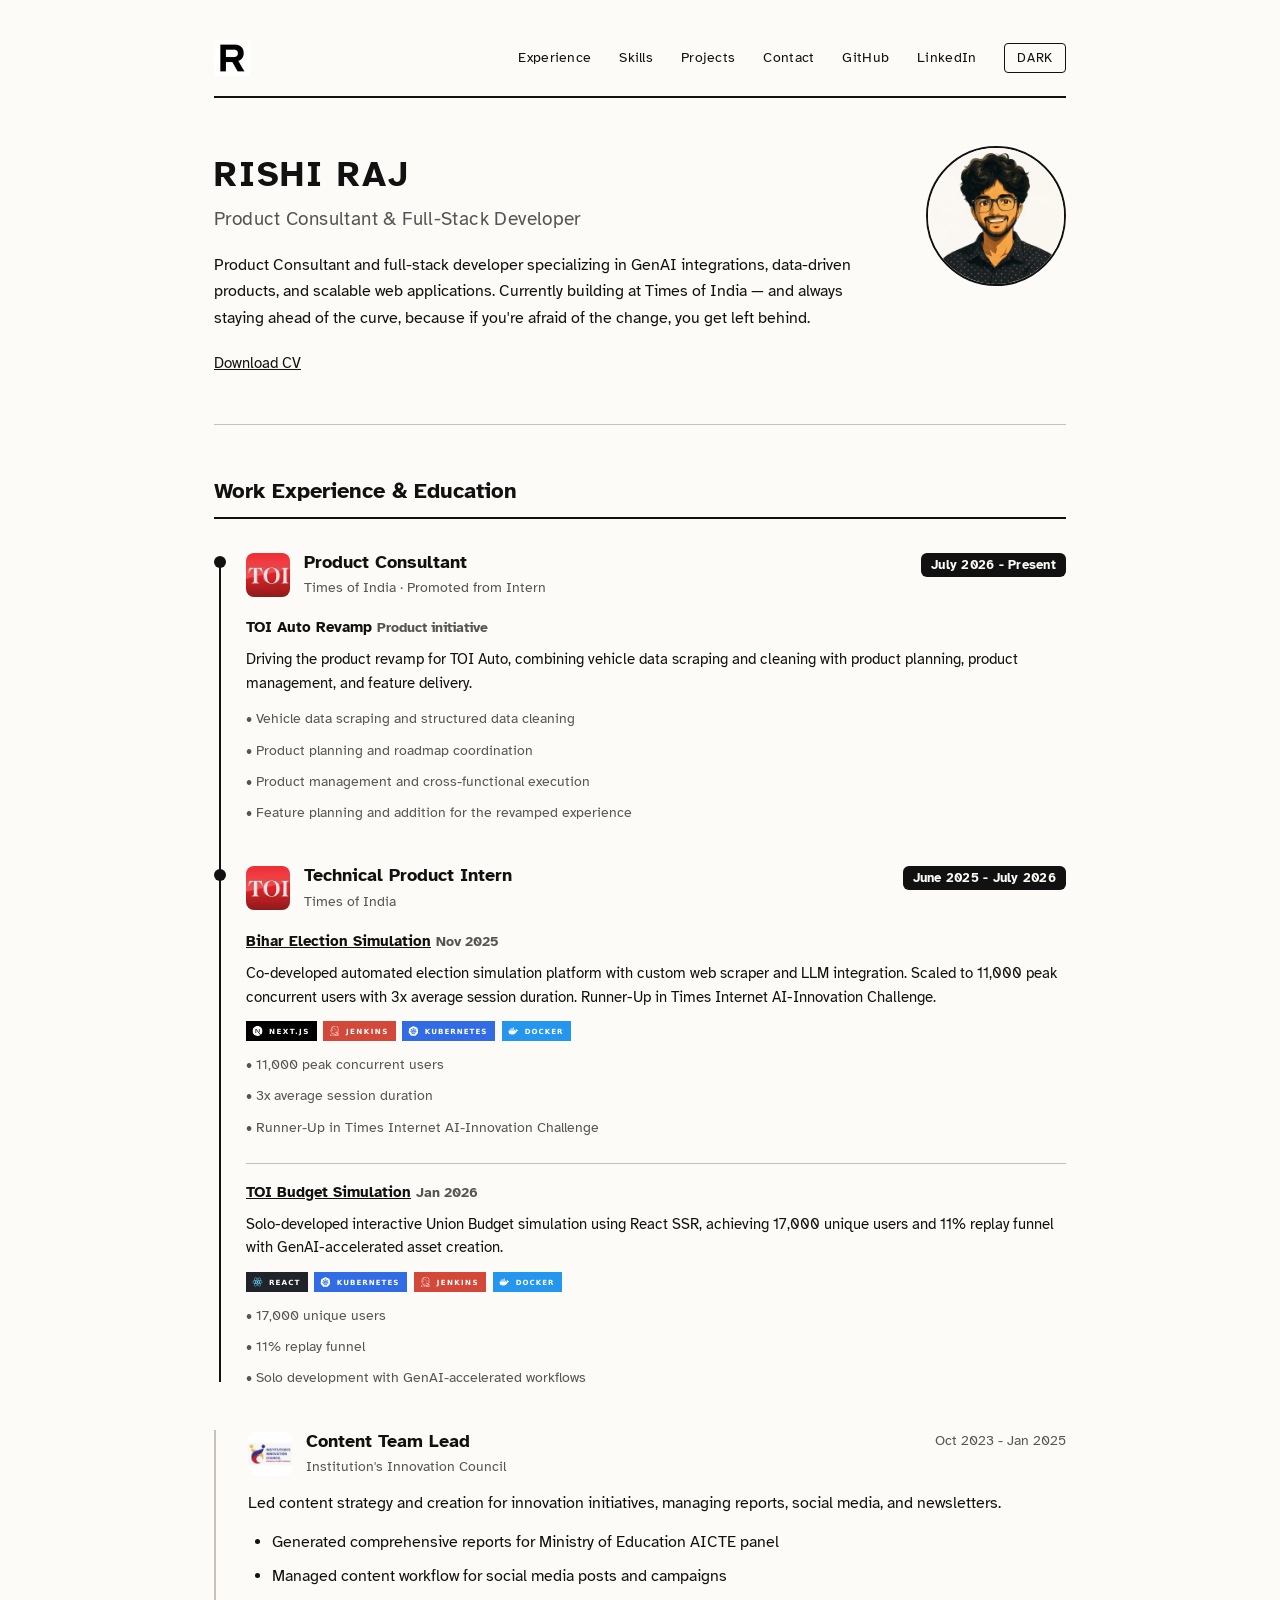
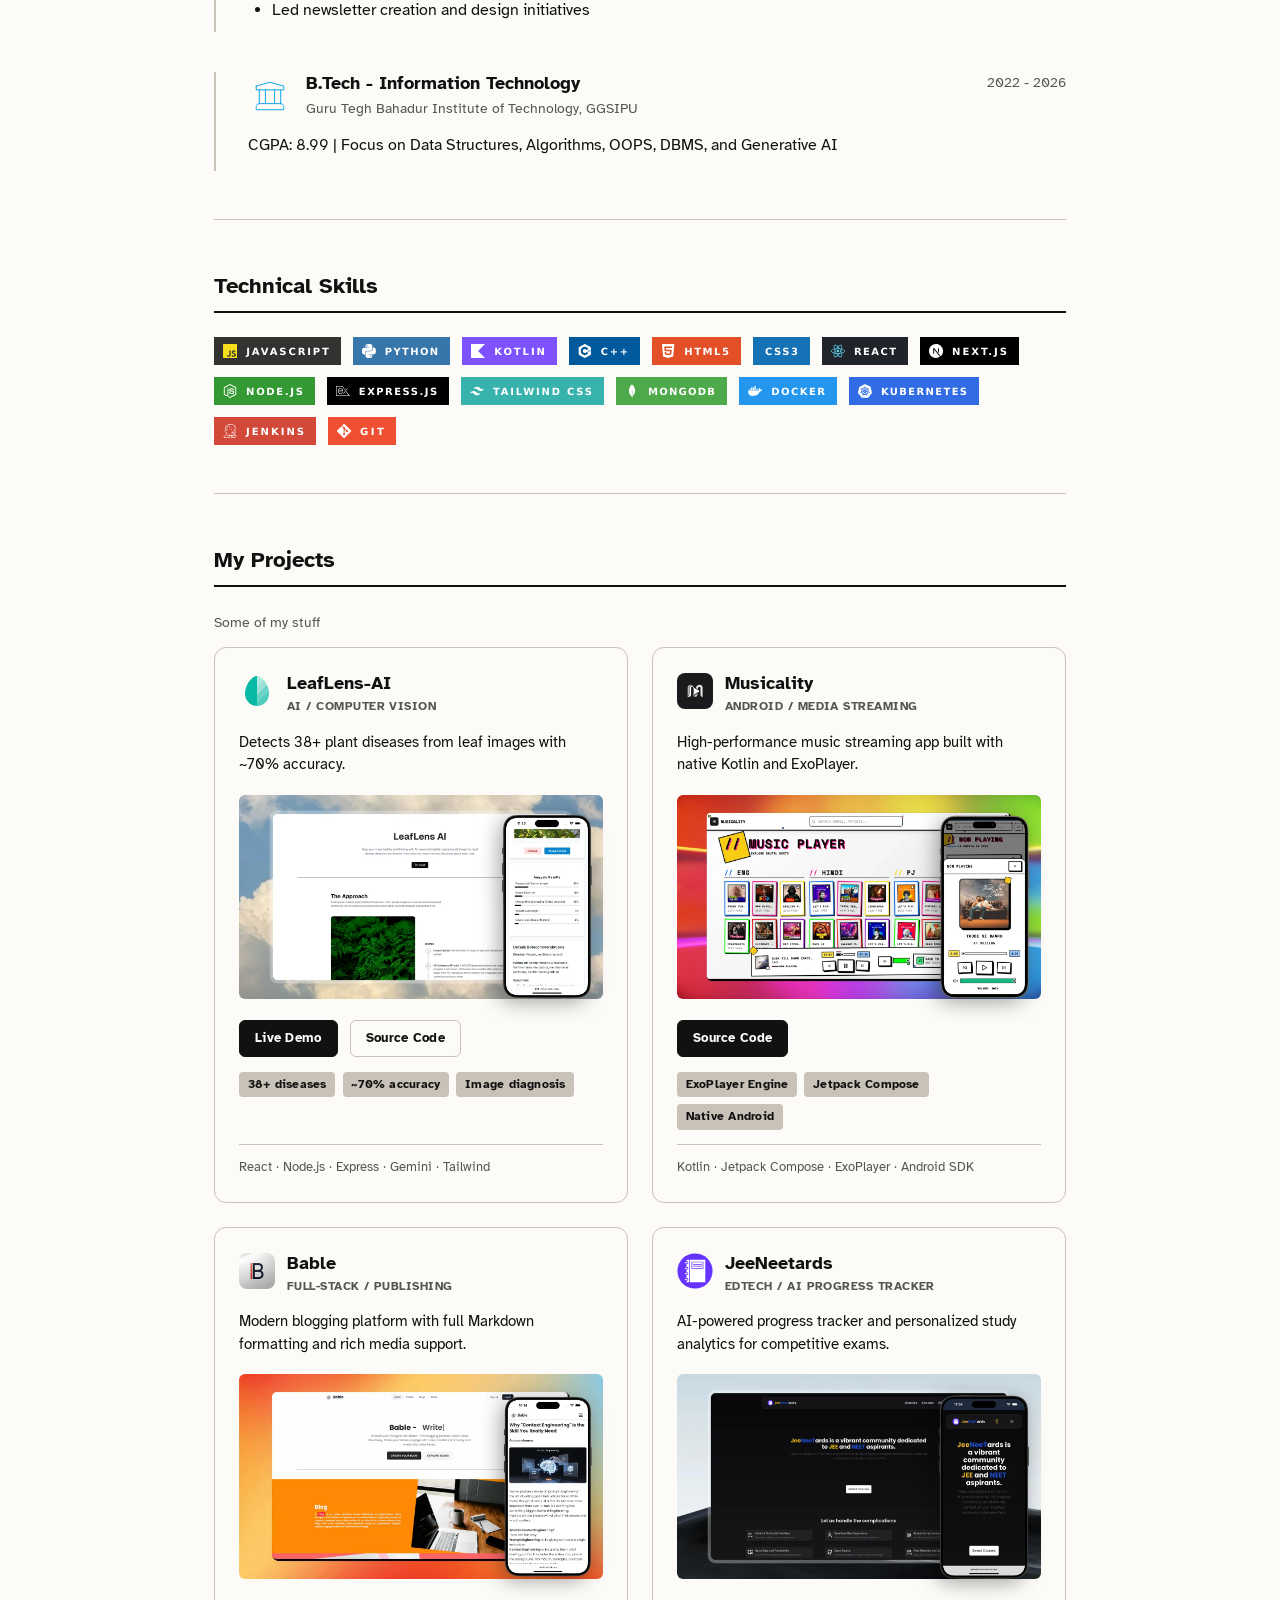
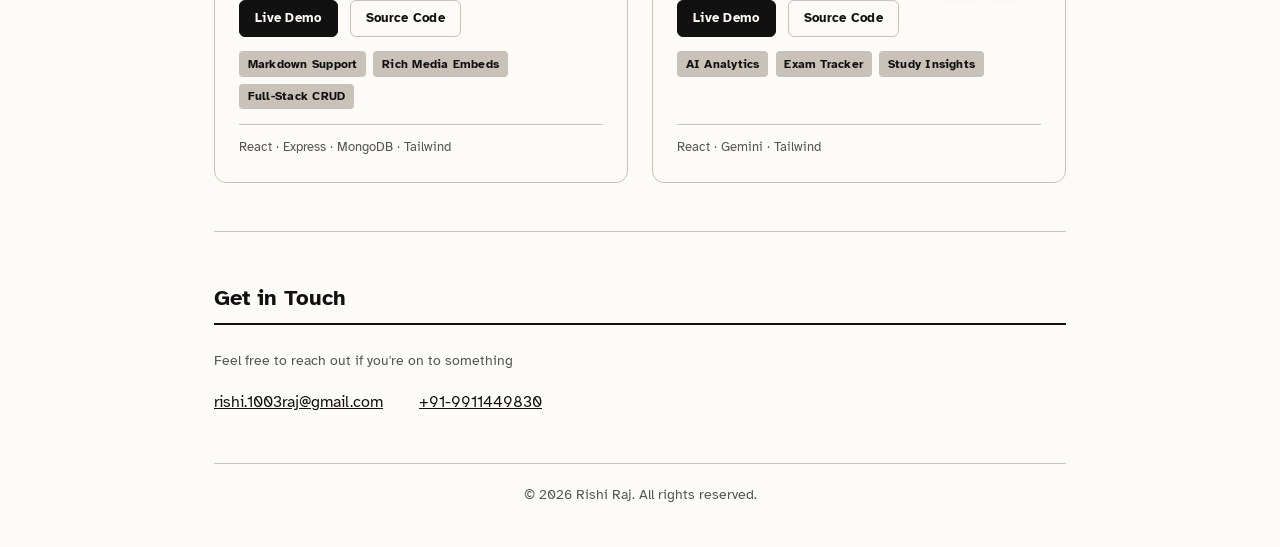
<file: index.html>
<!doctype html>
<html lang="en">
  <head>
    <meta charset="UTF-8" />

    <!-- Google Tag Manager -->
    <script>
      window.dataLayer = window.dataLayer || [];
      window.dataLayer.push({ 'gtm.start': new Date().getTime(), event: 'gtm.js' });
      function gtag(){dataLayer.push(arguments);}
      gtag('js', new Date());
    </script>
    <script async src="https://www.googletagmanager.com/gtm.js?id=GTM-W84THX5M"></script>
    <!-- End Google Tag Manager -->
    <meta name="viewport" content="width=device-width, initial-scale=1.0" />
    <title>Rishi Raj | Product Consultant & Full-Stack Developer</title>
    <meta
      name="description"
      content="Rishi Raj is a Product Consultant and full-stack developer building data-driven products, scalable web applications, GenAI integrations, and cloud-native solutions."
    />
    <meta name="author" content="Rishi Raj" />
    <meta name="robots" content="index, follow" />
    <link rel="canonical" href="https://rishiapps.com/" />

    <meta
      property="og:title"
      content="Rishi Raj | Product Consultant & Full-Stack Developer"
    />
    <meta
      property="og:description"
      content="Rishi Raj's portfolio of data-driven digital products, scalable web applications, GenAI integrations, and cloud-native solutions."
    />
    <meta
      property="og:image"
      content="https://rishiapps.com/static/share-card.webp"
    />
    <meta property="og:url" content="https://rishiapps.com/" />
    <meta property="og:type" content="website" />
    <meta property="og:locale" content="en_IN" />
    <meta property="og:image:alt" content="Rishi Raj portfolio card" />

    <meta name="twitter:card" content="summary_large_image" />
    <meta
      name="twitter:title"
      content="Rishi Raj | Product Consultant & Full-Stack Developer"
    />
    <meta
      name="twitter:description"
      content="Explore Rishi Raj's work across product consulting, full-stack development, GenAI integrations, and scalable web applications."
    />
    <meta
      name="twitter:image"
      content="https://rishiapps.com/static/share-card.webp"
    />
    <meta name="twitter:image:alt" content="Rishi Raj portfolio card" />
    <meta
      name="theme-color"
      content="#ffffff"
      media="(prefers-color-scheme: light)"
    />
    <meta
      name="theme-color"
      content="#000000"
      media="(prefers-color-scheme: dark)"
    />

    <script type="application/ld+json">
      {
        "@context": "https://schema.org",
        "@graph": [
          {
            "@type": "WebSite",
            "@id": "https://rishiapps.com/#website",
            "url": "https://rishiapps.com/",
            "name": "Rishi Raj | Product Consultant & Full-Stack Developer",
            "description": "Portfolio of Rishi Raj — Product Consultant and full-stack developer building data-driven products, scalable web applications, and GenAI integrations.",
            "publisher": {
              "@id": "https://rishiapps.com/#person"
            },
            "inLanguage": "en"
          },
          {
            "@type": "Person",
            "@id": "https://rishiapps.com/#person",
            "name": "Rishi Raj",
            "url": "https://rishiapps.com/",
            "image": "https://rishiapps.com/static/pfp.webp",
            "jobTitle": "Product Consultant",
            "email": "mailto:rishi.1003raj@gmail.com",
            "telephone": "+91-9911449830",
            "description": "Product Consultant and full-stack developer focused on data-driven products, product management, scalable web applications, and GenAI integrations.",
            "worksFor": {
              "@type": "Organization",
              "name": "Times of India"
            },
            "alumniOf": {
              "@type": "CollegeOrUniversity",
              "name": "Guru Tegh Bahadur Institute of Technology, GGSIPU"
            },
            "sameAs": [
              "https://github.com/rishi0810",
              "https://www.linkedin.com/in/rishiraj2003"
            ],
            "knowsAbout": [
              "Product management",
              "Product planning",
              "Full-stack development",
              "Generative AI",
              "React",
              "Node.js",
              "Kotlin",
              "Cloud-native applications",
              "Data scraping and cleaning"
            ]
          }
        ]
      }
    </script>

    <link
      rel="preload"
      href="static/font/AtkinsonHyperlegible-Regular.woff2"
      as="font"
      type="font/woff2"
      crossorigin
    />
    <link
      rel="preload"
      href="static/font/AtkinsonHyperlegible-Bold.woff2"
      as="font"
      type="font/woff2"
      crossorigin
    />
    <link rel="stylesheet" href="style.css" />
    <link rel="icon" href="favicon.ico" sizes="any" />
    <link rel="apple-touch-icon" href="static/apple-touch-icon.png" />
    <script>
      (function () {
        var saved = null;
        try { saved = localStorage.getItem("theme"); } catch (e) {}
        var mq = window.matchMedia("(prefers-color-scheme: dark)");
        var theme = saved || (mq.matches ? "dark" : "light");
        document.documentElement.setAttribute("data-theme", theme);

        function updateHeroAvatar(currentTheme) {
          var avatar = document.querySelector(".hero-avatar");
          if (avatar)
            avatar.src =
              currentTheme === "dark" ? "static/pfp2.avif" : "static/pfp1.avif";
        }

        document.addEventListener("DOMContentLoaded", function () {
          var btn = document.getElementById("theme-toggle");
          if (btn) btn.textContent = theme === "dark" ? "LIGHT" : "DARK";
          updateHeroAvatar(theme);
        });

        new MutationObserver(function () {
          updateHeroAvatar(document.documentElement.getAttribute("data-theme"));
        }).observe(document.documentElement, {
          attributes: true,
          attributeFilter: ["data-theme"],
        });

        mq.addEventListener("change", function (e) {
          try { if (localStorage.getItem("theme")) return; } catch (err) {}
          var t = e.matches ? "dark" : "light";
          document.documentElement.setAttribute("data-theme", t);
          var btn = document.getElementById("theme-toggle");
          if (btn) btn.textContent = t === "dark" ? "LIGHT" : "DARK";
        });
      })();
    </script>
    <meta
      name="google-site-verification"
      content="4ybrRDmV7AMWx25vqahh32l8af2yoCjm2J2bdTklqQA"
    />
  </head>

  <body>
    <nav>
      <div class="nav-left">
        <a href="/" aria-label="Rishi Raj Home" style="display:flex;align-items:center;text-decoration:none;">
          <img
            src="static/logo.webp"
            alt="RISHI RAJ"
            width="36"
            height="36"
          />
        </a>
      </div>
      <button
        class="nav-toggle"
        id="nav-toggle"
        onclick="toggleNav()"
        aria-label="Toggle navigation"
      >
        <span></span><span></span><span></span>
      </button>
      <div class="nav-links" id="nav-links">
        <a href="#experience">Experience</a>
        <a href="#skills">Skills</a>
        <a href="#projects">Projects</a>
        <a href="#contact">Contact</a>
        <a
          href="https://github.com/rishi0810"
          target="_blank"
          rel="noopener noreferrer"
          >GitHub</a
        >
        <a
          href="https://www.linkedin.com/in/rishiraj2003"
          target="_blank"
          rel="noopener noreferrer"
          >LinkedIn</a
        >
        <button id="theme-toggle" onclick="toggleTheme()">DARK</button>
      </div>
    </nav>

    <a class="skip-link" href="#main-content">Skip to main content</a>

    <main id="main-content">
      <div class="hero">
        <div class="hero-text">
          <h1>RISHI RAJ <span class="muted" style="font-size:.55em;font-weight:400;display:block;letter-spacing:.02em;">Product Consultant &amp; Full-Stack Developer</span></h1>
          <p>
            Product Consultant and full-stack developer specializing in GenAI
            integrations, data-driven products, and scalable web applications.
            Currently building at Times of India — and always staying ahead of
            the curve, because if you're afraid of the change, you get left
            behind.
          </p>
          <div class="hero-links">
            <a
              href="static/Resume.pdf"
              target="_blank"
              rel="noopener noreferrer"
              >Download CV</a
            >
          </div>
        </div>
        <img
          class="hero-avatar"
          src="static/pfp1.avif"
          alt="Rishi Raj"
          width="200"
          height="200"
          fetchpriority="high"
        />
      </div>

      <hr />

      <section id="experience" aria-labelledby="experience-heading">
        <h2 id="experience-heading">Work Experience & Education</h2>

        <div class="timeline-wrapper">
          <div class="timeline-item">
            <div class="timeline-dot"></div>
            <div class="timeline-content">
              <div class="timeline-header">
                <div class="exp-title-row">
                  <img
                    src="static/toi.webp"
                    alt="Times of India"
                    class="exp-logo"
                    width="100"
                    height="100"
                    loading="lazy"
                  />
                  <div>
                    <h3>Product Consultant</h3>
                    <div class="company">
                      Times of India · Promoted from Intern
                    </div>
                  </div>
                </div>
                <div class="timeline-badge">
                  <span class="timeline-date">July 2026 - Present</span>
                </div>
              </div>

              <div class="exp-projects">
                <div class="exp-proj">
                  <div class="exp-proj-head">
                    TOI Auto Revamp <small>Product initiative</small>
                  </div>
                  <p>
                    Driving the product revamp for TOI Auto, combining vehicle
                    data scraping and cleaning with product planning, product
                    management, and feature delivery.
                  </p>
                  <ul class="highlights">
                    <li>Vehicle data scraping and structured data cleaning</li>
                    <li>Product planning and roadmap coordination</li>
                    <li>Product management and cross-functional execution</li>
                    <li>
                      Feature planning and addition for the revamped experience
                    </li>
                  </ul>
                </div>
              </div>
            </div>
          </div>

          <div class="timeline-item">
            <div class="timeline-dot"></div>
            <div class="timeline-content">
              <div class="timeline-header">
                <div class="exp-title-row">
                  <img
                    src="static/toi.webp"
                    alt="Times of India"
                    class="exp-logo"
                    width="100"
                    height="100"
                    loading="lazy"
                  />
                  <div>
                    <h3>Technical Product Intern</h3>
                    <div class="company">Times of India</div>
                  </div>
                </div>
                <div class="timeline-badge">
                  <span class="timeline-date">June 2025 - July 2026</span>
                </div>
              </div>

              <div class="exp-projects">
                <div class="exp-proj">
                  <div class="exp-proj-head">
                    <a
                      href="https://timesofindia.indiatimes.com/elections/assembly-elections/bihar/simulation-room/"
                      target="_blank"
                      rel="noopener noreferrer"
                      >Bihar Election Simulation</a
                    >
                    <small>Nov 2025</small>
                  </div>
                  <p>
                    Co-developed automated election simulation platform with
                    custom web scraper and LLM integration. Scaled to 11,000
                    peak concurrent users with 3x average session duration.
                    Runner-Up in Times Internet AI-Innovation Challenge.
                  </p>
                  <ul class="tech-list">
                    <li><img src="static/badges/nextjs.svg" alt="Next.js" width="99" height="28" loading="lazy" /></li>
                    <li><img src="static/badges/jenkins.svg" alt="Jenkins" width="102" height="28" loading="lazy" /></li>
                    <li><img src="static/badges/kubernetes.svg" alt="Kubernetes" width="131" height="28" loading="lazy" /></li>
                    <li><img src="static/badges/docker.svg" alt="Docker" width="98" height="28" loading="lazy" /></li>
                  </ul>
                  <ul class="highlights">
                    <li>11,000 peak concurrent users</li>
                    <li>3x average session duration</li>
                    <li>Runner-Up in Times Internet AI-Innovation Challenge</li>
                  </ul>
                </div>
                <div class="exp-proj">
                  <div class="exp-proj-head">
                    <a
                      href="https://timesofindia.indiatimes.com/business/budget/simulation-room/"
                      target="_blank"
                      rel="noopener noreferrer"
                      >TOI Budget Simulation</a
                    >
                    <small>Jan 2026</small>
                  </div>
                  <p>
                    Solo-developed interactive Union Budget simulation using
                    React SSR, achieving 17,000 unique users and 11% replay
                    funnel with GenAI-accelerated asset creation.
                  </p>
                  <ul class="tech-list">
                    <li><img src="static/badges/react.svg" alt="React SSR" width="86" height="28" loading="lazy" /></li>
                    <li><img src="static/badges/kubernetes.svg" alt="Kubernetes" width="131" height="28" loading="lazy" /></li>
                    <li><img src="static/badges/jenkins.svg" alt="Jenkins" width="102" height="28" loading="lazy" /></li>
                    <li><img src="static/badges/docker.svg" alt="Docker" width="98" height="28" loading="lazy" /></li>
                  </ul>
                  <ul class="highlights">
                    <li>17,000 unique users</li>
                    <li>11% replay funnel</li>
                    <li>Solo development with GenAI-accelerated workflows</li>
                  </ul>
                </div>
              </div>
            </div>
          </div>
        </div>

        <div class="standalone-exp-list">
          <div class="exp-item">
            <div class="exp-header">
              <div class="exp-title-row">
                <img
                  src="static/iic.webp"
                  alt="Institution's Innovation Council"
                  class="exp-logo"
                  width="100"
                  height="100"
                  loading="lazy"
                />
                <div>
                  <h3>Content Team Lead</h3>
                  <div class="company">Institution's Innovation Council</div>
                </div>
              </div>
              <div class="date">Oct 2023 - Jan 2025</div>
            </div>
            <p>
              Led content strategy and creation for innovation initiatives,
              managing reports, social media, and newsletters.
            </p>
            <ul>
              <li>
                Generated comprehensive reports for Ministry of Education AICTE
                panel
              </li>
              <li>
                Managed content workflow for social media posts and campaigns
              </li>
              <li>Led newsletter creation and design initiatives</li>
            </ul>
          </div>

          <div class="exp-item">
            <div class="exp-header">
              <div class="exp-title-row">
                <img
                  src="static/uni.svg"
                  alt="University Logo"
                  class="exp-logo"
                  width="800"
                  height="800"
                  loading="lazy"
                />
                <div>
                  <h3>B.Tech - Information Technology</h3>
                  <div class="company">
                    Guru Tegh Bahadur Institute of Technology, GGSIPU
                  </div>
                </div>
              </div>
              <div class="date">2022 - 2026</div>
            </div>
            <p>
              CGPA: 8.99 | Focus on Data Structures, Algorithms, OOPS, DBMS, and
              Generative AI
            </p>
          </div>
        </div>
      </section>

      <hr />

      <section id="skills" aria-labelledby="skills-heading">
        <h2 id="skills-heading">Technical Skills</h2>
        <div class="skills-grid">
          <img src="static/badges/javascript.svg" alt="JavaScript" width="127" height="28" loading="lazy" />
          <img src="static/badges/python.svg" alt="Python" width="98" height="28" loading="lazy" />
          <img src="static/badges/kotlin.svg" alt="Kotlin" width="95" height="28" loading="lazy" />
          <img src="static/badges/cpp.svg" alt="C++" width="72" height="28" loading="lazy" />
          <img src="static/badges/html5.svg" alt="HTML" width="88" height="28" loading="lazy" />
          <img src="static/badges/css3.svg" alt="CSS" width="57" height="28" loading="lazy" />
          <img src="static/badges/react.svg" alt="React" width="86" height="28" loading="lazy" />
          <img src="static/badges/nextjs.svg" alt="Next.js" width="99" height="28" loading="lazy" />
          <img src="static/badges/nodejs.svg" alt="Node.js" width="101" height="28" loading="lazy" />
          <img src="static/badges/expressjs.svg" alt="Express" width="123" height="28" loading="lazy" />
          <img src="static/badges/tailwindcss.svg" alt="Tailwind" width="143" height="28" loading="lazy" />
          <img src="static/badges/mongodb.svg" alt="MongoDB" width="111" height="28" loading="lazy" />
          <img src="static/badges/docker.svg" alt="Docker" width="98" height="28" loading="lazy" />
          <img src="static/badges/kubernetes.svg" alt="Kubernetes" width="131" height="28" loading="lazy" />
          <img src="static/badges/jenkins.svg" alt="Jenkins" width="102" height="28" loading="lazy" />
          <img src="static/badges/git.svg" alt="Git" width="68" height="28" loading="lazy" />
        </div>
      </section>

      <hr />

      <section id="projects" aria-labelledby="projects-heading">
        <h2 id="projects-heading">My Projects</h2>
        <p class="muted">Some of my stuff</p>

        <div class="projects-grid">
          <div class="project">
            <div class="project-header">
              <img
                src="static/screenshots/lll.svg"
                alt="LeafLens-AI logo"
                width="800"
                height="800"
                loading="lazy"
              />
              <div>
                <h3>LeafLens-AI</h3>
                <span class="project-category">AI / Computer Vision</span>
              </div>
            </div>

            <p class="project-value-prop">
              Detects 38+ plant diseases from leaf images with ~70% accuracy.
            </p>

            <div class="screenshots-container">
              <div class="screenshot-item">
                <img
                  src="static/screenshots/lld.avif"
                  alt="LeafLens-AI desktop"
                  loading="lazy"
                  width="1280"
                  height="720"
                />
              </div>
              <div class="screenshot-item">
                <img
                  src="static/screenshots/llm.webp"
                  alt="LeafLens-AI mobile"
                  loading="lazy"
                  width="351"
                  height="710"
                />
              </div>
            </div>

            <div class="project-actions">
              <a
                href="https://leaflens.rishiapps.com/"
                target="_blank"
                rel="noopener noreferrer"
                class="btn btn-primary"
                >Live Demo</a
              >
              <a
                href="https://github.com/rishi0810/LeafLens-AI"
                target="_blank"
                rel="noopener noreferrer"
                class="btn btn-secondary"
                >Source Code</a
              >
            </div>

            <div class="project-metrics">
              <span class="metric-tag">38+ diseases</span>
              <span class="metric-tag">~70% accuracy</span>
              <span class="metric-tag">Image diagnosis</span>
            </div>

            <div class="project-tech-stack">
              React · Node.js · Express · Gemini · Tailwind
            </div>
          </div>

          <div class="project">
            <div class="project-header">
              <img
                src="static/screenshots/mcli.webp"
                alt="Musicality logo"
                width="36"
                height="36"
                loading="lazy"
              />
              <div>
                <h3>Musicality</h3>
                <span class="project-category">Android / Media Streaming</span>
              </div>
            </div>

            <p class="project-value-prop">
              High-performance music streaming app built with native Kotlin and
              ExoPlayer.
            </p>

            <div class="screenshots-container">
              <div class="screenshot-item">
                <img
                  src="static/screenshots/mcld.webp"
                  alt="Musicality desktop"
                  loading="lazy"
                  width="1280"
                  height="720"
                />
              </div>
              <div class="screenshot-item">
                <img
                  src="static/screenshots/mclm.webp"
                  alt="Musicality mobile"
                  loading="lazy"
                  width="355"
                  height="720"
                />
              </div>
            </div>

            <div class="project-actions">
              <a
                href="https://github.com/rishi0810/Musicality-App"
                target="_blank"
                rel="noopener noreferrer"
                class="btn btn-primary"
                >Source Code</a
              >
            </div>

            <div class="project-metrics">
              <span class="metric-tag">ExoPlayer Engine</span>
              <span class="metric-tag">Jetpack Compose</span>
              <span class="metric-tag">Native Android</span>
            </div>

            <div class="project-tech-stack">
              Kotlin · Jetpack Compose · ExoPlayer · Android SDK
            </div>
          </div>

          <div class="project">
            <div class="project-header">
              <img
                src="static/screenshots/bbl.avif"
                alt="Bable logo"
                width="36"
                height="36"
                loading="lazy"
              />
              <div>
                <h3>Bable</h3>
                <span class="project-category">Full-Stack / Publishing</span>
              </div>
            </div>

            <p class="project-value-prop">
              Modern blogging platform with full Markdown formatting and rich
              media support.
            </p>

            <div class="screenshots-container">
              <div class="screenshot-item">
                <img
                  src="static/screenshots/bbd.webp"
                  alt="Bable desktop"
                  loading="lazy"
                  width="1280"
                  height="720"
                />
              </div>
              <div class="screenshot-item">
                <img
                  src="static/screenshots/bbm.webp"
                  alt="Bable mobile"
                  loading="lazy"
                  width="349"
                  height="714"
                />
              </div>
            </div>

            <div class="project-actions">
              <a
                href="https://bable.rishiapps.com/"
                target="_blank"
                rel="noopener noreferrer"
                class="btn btn-primary"
                >Live Demo</a
              >
              <a
                href="https://github.com/rishi0810/Bable"
                target="_blank"
                rel="noopener noreferrer"
                class="btn btn-secondary"
                >Source Code</a
              >
            </div>

            <div class="project-metrics">
              <span class="metric-tag">Markdown Support</span>
              <span class="metric-tag">Rich Media Embeds</span>
              <span class="metric-tag">Full-Stack CRUD</span>
            </div>

            <div class="project-tech-stack">
              React · Express · MongoDB · Tailwind
            </div>
          </div>

          <div class="project">
            <div class="project-header">
              <img
                src="static/screenshots/jnl.svg"
                alt="JeeNeetards logo"
                width="800"
                height="800"
                loading="lazy"
              />
              <div>
                <h3>JeeNeetards</h3>
                <span class="project-category"
                  >EdTech / AI Progress Tracker</span
                >
              </div>
            </div>

            <p class="project-value-prop">
              AI-powered progress tracker and personalized study analytics for
              competitive exams.
            </p>

            <div class="screenshots-container">
              <div class="screenshot-item">
                <img
                  src="static/screenshots/jnd.webp"
                  alt="JeeNeetards desktop"
                  loading="lazy"
                  width="1280"
                  height="720"
                />
              </div>
              <div class="screenshot-item">
                <img
                  src="static/screenshots/jnm.webp"
                  alt="JeeNeetards mobile"
                  loading="lazy"
                  width="352"
                  height="708"
                />
              </div>
            </div>

            <div class="project-actions">
              <a
                href="https://jeeneetardsv1.vercel.app/"
                target="_blank"
                rel="noopener noreferrer"
                class="btn btn-primary"
                >Live Demo</a
              >
              <a
                href="https://github.com/rishi0810/JeeNeeTards"
                target="_blank"
                rel="noopener noreferrer"
                class="btn btn-secondary"
                >Source Code</a
              >
            </div>

            <div class="project-metrics">
              <span class="metric-tag">AI Analytics</span>
              <span class="metric-tag">Exam Tracker</span>
              <span class="metric-tag">Study Insights</span>
            </div>

            <div class="project-tech-stack">React · Gemini · Tailwind</div>
          </div>
        </div>
      </section>

      <hr />

      <section id="contact" aria-labelledby="contact-heading">
        <h2 id="contact-heading">Get in Touch</h2>
        <p class="muted">Feel free to reach out if you're on to something</p>
        <div class="contact-info">
          <a href="mailto:rishi.1003raj@gmail.com">rishi.1003raj@gmail.com</a>
          <a href="tel:+919911449830">+91-9911449830</a>
        </div>
      </section>
    </main>

    <footer>&copy; <span id="current-year">2026</span> Rishi Raj. All rights reserved.</footer>

    <script src="script.js" defer></script>
  </body>
</html>
</file>
<file: style.css>
@font-face {
    font-family: 'Atkinson Hyperlegible';
    src: url('static/font/AtkinsonHyperlegible-Regular.woff2') format('woff2');
    font-weight: 400;
    font-style: normal;
    font-display: swap;
}

@font-face {
    font-family: 'Atkinson Hyperlegible';
    src: url('static/font/AtkinsonHyperlegible-Italic.woff2') format('woff2');
    font-weight: 400;
    font-style: italic;
    font-display: swap;
}

@font-face {
    font-family: 'Atkinson Hyperlegible';
    src: url('static/font/AtkinsonHyperlegible-Bold.woff2') format('woff2');
    font-weight: 700;
    font-style: normal;
    font-display: swap;
}

@font-face {
    font-family: 'Atkinson Hyperlegible';
    src: url('static/font/AtkinsonHyperlegible-BoldItalic.woff2') format('woff2');
    font-weight: 700;
    font-style: italic;
    font-display: swap;
}

*, *::before, *::after {
    margin: 0;
    padding: 0;
    box-sizing: border-box;
}

:focus-visible {
    outline: 2px solid var(--fg);
    outline-offset: 3px;
}

@media (prefers-reduced-motion: reduce) {
    *, *::before, *::after {
        animation-duration: 0.01ms !important;
        animation-iteration-count: 1 !important;
        transition-duration: 0.01ms !important;
        scroll-behavior: auto !important;
    }
}

:root[data-theme="light"] {
    --bg: #FDFBF7;
    --fg: #111111;
    --fg-muted: #555555;
    --border: #111111;
    --border-light: #C9C2B8;
}

:root[data-theme="dark"] {
    --bg: #2F2E2C;
    --fg: #FFFFFF;
    --fg-muted: #AAAAAA;
    --border: #FFFFFF;
    --border-light: #625E58;
}

body {
    font-family: 'Atkinson Hyperlegible', -apple-system, BlinkMacSystemFont, sans-serif;
    background: var(--bg);
    color: var(--fg);
    line-height: 1.65;
    max-width: 900px;
    margin: 0 auto;
    padding: 2.5rem 1.5rem;
    transition: background 0.3s ease, color 0.3s ease;
}

button, input, textarea, select {
    font-family: inherit;
}

a {
    color: var(--fg);
    text-decoration: underline;
}

a:hover {
    text-decoration: none;
}

h1, h2, h3 {
    font-weight: 600;
    color: var(--fg);
}

h1 {
    font-size: 2.2rem;
    letter-spacing: .05em;
    margin-bottom: 1rem;
}

h2 {
    font-size: 1.4rem;
    padding-bottom: .4rem;
    margin-bottom: 1.5rem;
    margin-top: 3rem;
    border-bottom: 2px solid var(--border);
}

h3 {
    font-size: 1.1rem;
}

p {
    margin-bottom: .75rem;
}

.muted, small {
    color: var(--fg-muted);
    font-size: .9rem;
}

hr {
    border: none;
    border-top: 1px solid var(--border-light);
    margin: 3rem 0;
}

ul {
    list-style: outside;
    padding-left: 1.5rem;
}

li {
    margin-bottom: .5rem;
}

img {
    display: block;
    max-width: 100%;
    height: auto;
}

/* Navigation */
nav {
    display: flex;
    justify-content: space-between;
    align-items: center;
    padding-bottom: 1.25rem;
    margin-bottom: 3rem;
    border-bottom: 2px solid var(--border);
    flex-wrap: wrap;
    gap: 1rem;
}

nav .nav-left {
    display: flex;
    align-items: center;
    gap: 1rem;
}

nav .nav-left img {
    width: 36px;
    height: 36px;
    border-radius: 0;
}

nav .nav-left span {
    font-weight: 600;
    letter-spacing: .08em;
}

nav .nav-links {
    display: flex;
    gap: 1.75rem;
    align-items: center;
}

nav .nav-links a {
    font-size: .9rem;
    letter-spacing: .02em;
    font-weight: 500;
    text-decoration: none;
}

nav .nav-links a:hover {
    text-decoration: underline;
}

#theme-toggle {
    color: var(--fg);
    border: 1px solid var(--border);
    padding: .35rem .75rem;
    font-size: .8rem;
    font-weight: 500;
    background: transparent;
    cursor: pointer;
    letter-spacing: .05em;
    border-radius: 4px;
    transition: background .2s, color .2s;
}

#theme-toggle:hover {
    background: var(--fg);
    color: var(--bg);
}

.nav-toggle {
    display: none;
    background: transparent;
    border: none;
    cursor: pointer;
    flex-direction: column;
    gap: 5px;
    padding: 4px;
    z-index: 20;
}

.nav-toggle span {
    display: block;
    width: 22px;
    height: 2px;
    background: var(--fg);
    transition: transform .3s, opacity .3s;
}

.nav-toggle.open span:first-child {
    transform: translateY(7px) rotate(45deg);
}

.nav-toggle.open span:nth-child(2) {
    opacity: 0;
}

.nav-toggle.open span:nth-child(3) {
    transform: translateY(-7px) rotate(-45deg);
}

/* Hero Section */
.hero {
    display: flex;
    gap: 2.5rem;
    align-items: flex-start;
    margin-bottom: 2rem;
}

.hero-text {
    flex: 1;
}

.hero-avatar {
    width: 140px;
    height: 140px;
    border-radius: 50%;
    border: 2px solid var(--border);
    flex-shrink: 0;
    object-fit: cover;
}

.hero-links {
    display: flex;
    margin-top: 1.25rem;
    gap: 1.25rem;
    font-size: .95rem;
}

/* Experience Section - Left Aligned Free-Floating Timeline */
.timeline-wrapper {
    position: relative;
    margin: 2rem 0 2.5rem;
    padding-left: 2rem;
}

.timeline-wrapper::before {
    content: "";
    position: absolute;
    top: 8px;
    bottom: 8px;
    left: 5px;
    width: 2px;
    background: var(--border);
    z-index: 1;
}

.timeline-item {
    position: relative;
    margin-bottom: 2.5rem;
}

.timeline-item:last-child {
    margin-bottom: 0;
}

.timeline-dot {
    position: absolute;
    left: -2rem;
    top: 5px;
    width: 12px;
    height: 12px;
    background: var(--fg);
    border-radius: 50%;
    z-index: 2;
}

.timeline-content {
    /* Free-floating: no card border, no background */
}

.timeline-header {
    display: flex;
    justify-content: space-between;
    align-items: flex-start;
    gap: 1rem;
    margin-bottom: 1rem;
    flex-wrap: wrap;
}

.timeline-date {
    background: var(--fg);
    color: var(--bg);
    padding: 4px 10px;
    font-size: .8rem;
    font-weight: 600;
    border-radius: 6px;
    letter-spacing: .02em;
    white-space: nowrap;
}

.exp-title-row {
    display: flex;
    align-items: flex-start;
    gap: .85rem;
}

.exp-logo {
    width: 44px;
    height: 44px;
    border-radius: 8px;
    object-fit: contain;
    flex-shrink: 0;
    margin-top: 2px;
}

.exp-title-row h3 {
    font-size: 1.15rem;
    font-weight: 700;
    margin: 0;
    line-height: 1.25;
}

.exp-title-row .company {
    color: var(--fg-muted);
    font-size: .88rem;
    margin-top: .15rem;
}

.exp-projects {
    margin-top: .75rem;
}

.exp-projects .exp-proj {
    margin-bottom: 1.5rem;
    padding-top: 1rem;
    border-top: 1px solid var(--border-light);
}

.exp-projects .exp-proj:first-child {
    border-top: none;
    padding-top: 0;
}

.exp-projects .exp-proj-head {
    font-weight: 600;
    font-size: .95rem;
    margin-bottom: .5rem;
}

.exp-projects .exp-proj p {
    font-size: .92rem;
    line-height: 1.6;
    margin-bottom: .75rem;
}

.highlights {
    list-style: none;
    padding: 0;
    font-size: .88rem;
    color: var(--fg-muted);
}

.highlights li::before {
    content: "• ";
}

/* Standalone Experience Items */
.standalone-exp-list {
    margin-top: 2.5rem;
    display: flex;
    flex-direction: column;
    gap: 2.5rem;
}

.standalone-exp-list .exp-item {
    padding-left: 2rem;
    border-left: 2px solid var(--border-light);
    margin-bottom: 0;
}

.standalone-exp-list .exp-item .exp-header {
    display: flex;
    justify-content: space-between;
    align-items: flex-start;
    margin-bottom: .75rem;
    flex-wrap: wrap;
    gap: .5rem;
}

.standalone-exp-list .exp-item .date {
    font-size: .85rem;
    font-weight: 500;
    color: var(--fg-muted);
    white-space: nowrap;
}

/* Skills Section */
.skills-grid {
    display: flex;
    flex-wrap: wrap;
    gap: .75rem;
    margin-top: 1rem;
}

.skills-grid img {
    height: 28px;
    width: auto;
}

/* Projects Section */
.projects-grid {
    display: grid;
    grid-template-columns: repeat(2, 1fr);
    gap: 1.5rem;
}

.project {
    border: 1px solid var(--border-light);
    border-radius: 12px;
    padding: 1.5rem;
    display: flex;
    flex-direction: column;
    gap: .9rem;
    background: var(--bg);
}

.project img {
    border: none;
}

.project-header {
    display: flex;
    align-items: flex-start;
    gap: .75rem;
}

.project-header img {
    width: 36px;
    height: 36px;
    border-radius: 8px;
    object-fit: contain;
    flex-shrink: 0;
    margin-top: 1px;
}

.project-header h3 {
    font-size: 1.15rem;
    font-weight: 700;
    margin: 0;
    line-height: 1.25;
}

.project-category {
    display: block;
    font-size: .72rem;
    font-weight: 600;
    color: var(--fg-muted);
    letter-spacing: .04em;
    text-transform: uppercase;
    margin-top: 2px;
}

.project-value-prop {
    font-size: .92rem;
    font-weight: 500;
    color: var(--fg);
    line-height: 1.55;
    margin: 0;
}

.screenshots-container {
    position: relative;
    width: 100%;
    display: block;
    margin: .25rem 0;
}

.screenshot-item:first-child {
    width: 100%;
    position: relative;
}

.screenshot-item:first-child img {
    width: 100%;
    height: auto;
    display: block;
    border-radius: 6px;
}

.screenshot-item:nth-child(2) {
    position: absolute;
    right: 3%;
    bottom: 0;
    height: 90%;
    z-index: 2;
    display: flex;
    align-items: flex-end;
}

.screenshot-item:nth-child(2) img {
    height: 100%;
    width: auto;
    max-height: 100%;
    object-fit: contain;
    filter: drop-shadow(-4px 4px 10px rgba(0, 0, 0, 0.35));
}

.screenshot-label {
    display: none;
}

.project-actions {
    display: flex;
    gap: .75rem;
    align-items: center;
    margin-top: .15rem;
    flex-wrap: wrap;
}

.btn {
    display: inline-flex;
    align-items: center;
    justify-content: center;
    padding: .42rem .95rem;
    font-size: .82rem;
    font-weight: 600;
    border-radius: 6px;
    text-decoration: none !important;
    cursor: pointer;
    letter-spacing: .02em;
    font-family: inherit;
    transition: background .2s, color .2s, border-color .2s;
}

.btn-primary {
    background: var(--fg);
    color: var(--bg);
    border: 1px solid var(--fg);
}

.btn-primary:hover {
    opacity: .88;
}

.btn-secondary {
    background: transparent;
    color: var(--fg);
    border: 1px solid var(--border-light);
}

.btn-secondary:hover {
    background: var(--fg);
    color: var(--bg);
    border-color: var(--fg);
}

.project-metrics {
    display: flex;
    gap: .45rem;
    flex-wrap: wrap;
    align-items: center;
}

.metric-tag {
    background: var(--border-light);
    color: var(--fg);
    font-size: .72rem;
    font-weight: 600;
    padding: .2rem .55rem;
    border-radius: 4px;
    letter-spacing: .02em;
}

.project-tech-stack {
    font-size: .8rem;
    color: var(--fg-muted);
    font-weight: 500;
    margin-top: auto;
    padding-top: .75rem;
    border-top: 1px solid var(--border-light);
}

.tech-list {
    display: flex;
    list-style: none;
    padding: 0;
    flex-wrap: wrap;
    gap: .4rem;
    margin-top: .5rem;
    margin-bottom: .75rem;
}

.tech-list li {
    margin: 0;
}

.tech-list img {
    height: 20px;
    width: auto;
}

/* Contact & Footer */
.contact-info {
    font-size: 1rem;
    margin-top: 1rem;
}

.contact-info a {
    margin-right: 2rem;
}

footer {
    border-top: 1px solid var(--border-light);
    margin-top: 3rem;
    padding-top: 1.25rem;
    font-size: .85rem;
    text-align: center;
    color: var(--fg-muted);
}

/* Skip Link & Promotion helpers */
.skip-link {
    position: absolute;
    left: 1rem;
    top: -4rem;
    z-index: 100;
    padding: .6rem .8rem;
    color: var(--bg);
    background: var(--fg);
    text-decoration: none;
}

.skip-link:focus {
    top: 1rem;
}

.promotion-note {
    display: flex;
    align-items: center;
    gap: .75rem;
    margin: -.75rem 0 1.25rem 1.25rem;
    color: var(--fg-muted);
    font-size: .75rem;
    font-weight: 500;
    letter-spacing: .08em;
    text-transform: uppercase;
}

.promotion-note::before {
    content: "";
    width: 1.5rem;
    border-top: 1px solid var(--border-light);
}

.promotion-role {
    border-left-color: var(--fg);
}

@media (max-width: 600px) {
    .promotion-note {
        margin-left: .85rem;
        font-size: .68rem;
    }
}

@media (max-width: 768px) {
    body {
        padding: 2rem 1.25rem;
    }

    .hero {
        gap: 1.75rem;
    }

    .hero-avatar {
        width: 110px;
        height: 110px;
    }

    h1 {
        font-size: 1.85rem;
    }

    .projects-grid {
        grid-template-columns: 1fr;
        gap: 1.5rem;
    }

    .project {
        padding: 1.25rem;
    }

    .contact-info {
        display: flex;
        flex-direction: column;
        gap: .5rem;
    }

    .contact-info a {
        margin-right: 0;
    }
}

@media (max-width: 600px) {
    body {
        padding: 1.5rem 1rem;
    }

    h1 {
        font-size: 1.6rem;
    }

    h2 {
        font-size: 1.2rem;
        margin-top: 2rem;
        margin-bottom: 1rem;
    }

    section {
        margin-bottom: 1rem;
    }

    .nav-toggle, nav .nav-links.open {
        display: flex;
    }

    nav {
        position: relative;
    }

    nav .nav-links {
        display: none;
        flex-direction: column;
        width: 100%;
        gap: 0;
        padding-top: 1rem;
        order: 3;
    }

    nav .nav-links a, nav .nav-links button {
        padding: .6rem 0;
        font-size: .95rem;
        width: 100%;
        text-align: left;
        border-bottom: 1px solid var(--border-light);
    }

    nav .nav-links a:last-of-type {
        border-bottom: none;
    }

    #theme-toggle {
        margin-top: .5rem;
        width: max-content;
    }

    .hero {
        flex-direction: column-reverse;
        align-items: center;
        text-align: center;
        gap: 1.5rem;
    }

    .hero-avatar {
        width: 110px;
        height: 110px;
    }

    .hero-links {
        justify-content: center;
        flex-wrap: wrap;
    }

    .projects-grid {
        grid-template-columns: 1fr;
        gap: 1.25rem;
    }

    .project {
        padding: 1.15rem;
    }

    .project-header h3 {
        font-size: 1.05rem;
    }

    .timeline-wrapper {
        padding-left: 1.5rem;
    }

    .timeline-dot {
        left: -1.5rem;
    }

    .standalone-exp-list .exp-item {
        padding-left: 1.25rem;
    }

    .exp-title-row .exp-logo {
        width: 40px;
        height: 40px;
    }

    .contact-info {
        display: flex;
        flex-direction: column;
        gap: .5rem;
    }

    .contact-info a {
        margin-right: 0;
    }

    hr {
        margin: 2rem 0;
    }
}
</file>
